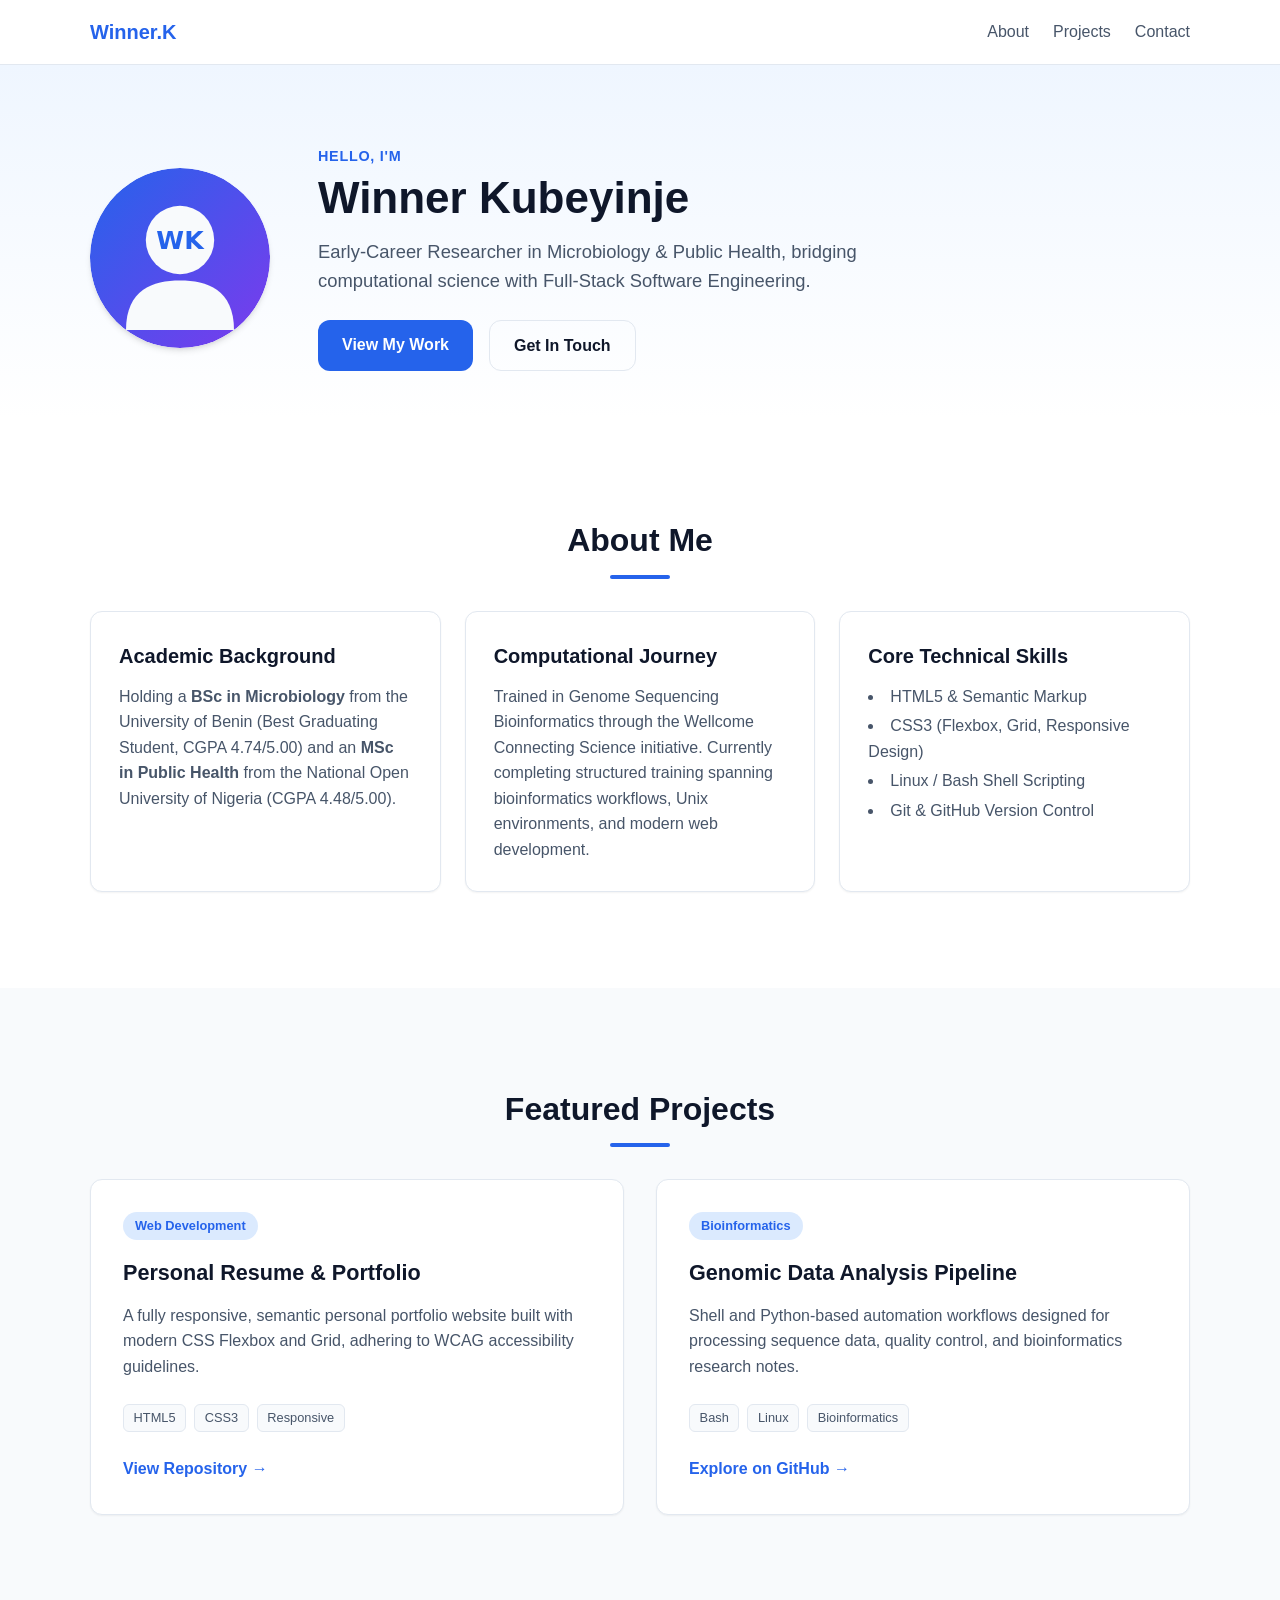
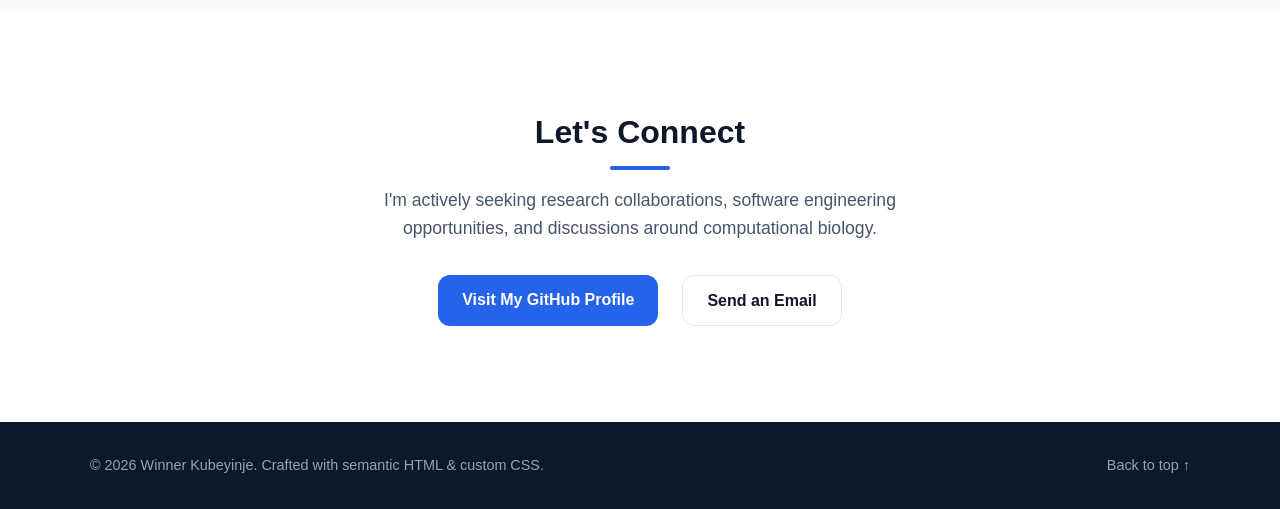
<file: resume-website/index.html>
<!doctype html>
<html lang="en">
  <head>
    <meta charset="UTF-8" />
    <meta name="viewport" content="width=device-width, initial-scale=1.0" />
    <meta
      name="description"
      content="Resume and portfolio website of Winner Kubeyinje - Public Health Researcher and Full-Stack Developer."
    />
    <title>Winner Kubeyinje | Portfolio & Resume</title>
    <link rel="stylesheet" href="style.css" />
  </head>
  <body>
    <!-- Navigation Bar -->
    <header class="site-header">
      <nav class="navbar">
        <a href="#hero" class="logo">Winner.K</a>
        <ul class="nav-links">
          <li><a href="#about">About</a></li>
          <li><a href="#projects">Projects</a></li>
          <li><a href="#contact">Contact</a></li>
        </ul>
      </nav>
    </header>

    <main>
      <!-- Hero / Opening Section -->
      <section id="hero" class="hero-section">
        <div class="hero-container">
          <img
            src="assets/profile.svg"
            alt="Winner Kubeyinje profile avatar"
            class="hero-avatar"
          />
          <div class="hero-text">
            <p class="eyebrow">Hello, I'm</p>
            <h1>Winner Kubeyinje</h1>
            <p class="hero-tagline">
              Early-Career Researcher in Microbiology & Public Health, bridging
              computational science with Full-Stack Software Engineering.
            </p>
            <div class="hero-cta">
              <a href="#projects" class="btn btn-primary">View My Work</a>
              <a href="#contact" class="btn btn-secondary">Get In Touch</a>
            </div>
          </div>
        </div>
      </section>

      <!-- Section 1: About Me -->
      <section id="about" class="section">
        <div class="container">
          <h2 class="section-title">About Me</h2>
          <div class="about-grid">
            <div class="about-card">
              <h3>Academic Background</h3>
              <p>
                Holding a <strong>BSc in Microbiology</strong> from the
                University of Benin (Best Graduating Student, CGPA 4.74/5.00)
                and an <strong>MSc in Public Health</strong> from the National
                Open University of Nigeria (CGPA 4.48/5.00).
              </p>
            </div>
            <div class="about-card">
              <h3>Computational Journey</h3>
              <p>
                Trained in Genome Sequencing Bioinformatics through the Wellcome
                Connecting Science initiative. Currently completing structured
                training spanning bioinformatics workflows, Unix environments,
                and modern web development.
              </p>
            </div>
            <div class="about-card">
              <h3>Core Technical Skills</h3>
              <ul class="skills-list">
                <li>HTML5 & Semantic Markup</li>
                <li>CSS3 (Flexbox, Grid, Responsive Design)</li>
                <li>Linux / Bash Shell Scripting</li>
                <li>Git & GitHub Version Control</li>
              </ul>
            </div>
          </div>
        </div>
      </section>

      <!-- Section 2: Projects & Work -->
      <section id="projects" class="section bg-alt">
        <div class="container">
          <h2 class="section-title">Featured Projects</h2>
          <div class="projects-grid">
            <article class="project-card">
              <div class="project-badge">Web Development</div>
              <h3>Personal Resume & Portfolio</h3>
              <p>
                A fully responsive, semantic personal portfolio website built
                with modern CSS Flexbox and Grid, adhering to WCAG accessibility
                guidelines.
              </p>
              <div class="project-tags">
                <span>HTML5</span>
                <span>CSS3</span>
                <span>Responsive</span>
              </div>
              <a
                href="https://github.com/Kubewin26/resume-website"
                target="_blank"
                rel="noopener"
                class="card-link"
              >
                View Repository &rarr;
              </a>
            </article>

            <article class="project-card">
              <div class="project-badge">Bioinformatics</div>
              <h3>Genomic Data Analysis Pipeline</h3>
              <p>
                Shell and Python-based automation workflows designed for
                processing sequence data, quality control, and bioinformatics
                research notes.
              </p>
              <div class="project-tags">
                <span>Bash</span>
                <span>Linux</span>
                <span>Bioinformatics</span>
              </div>
              <a
                href="https://github.com/Kubewin26"
                target="_blank"
                rel="noopener"
                class="card-link"
              >
                Explore on GitHub &rarr;
              </a>
            </article>
          </div>
        </div>
      </section>

      <!-- Section 3: Contact Section -->
      <section id="contact" class="section">
        <div class="container contact-container">
          <h2 class="section-title">Let's Connect</h2>
          <p class="contact-subtitle">
            I'm actively seeking research collaborations, software engineering
            opportunities, and discussions around computational biology.
          </p>
          <div class="contact-links">
            <a
              href="https://github.com/Kubewin26"
              target="_blank"
              rel="noopener"
              class="btn btn-primary"
            >
              Visit My GitHub Profile
            </a>
            <a href="mailto:kubwins1@gmail.com" class="btn btn-secondary">
              Send an Email
            </a>
          </div>
        </div>
      </section>
    </main>

    <!-- Footer -->
    <footer class="site-footer">
      <div class="container footer-content">
        <p>
          &copy; 2026 Winner Kubeyinje. Crafted with semantic HTML & custom CSS.
        </p>
        <a href="#hero" class="back-to-top">Back to top &uarr;</a>
      </div>
    </footer>
  </body>
</html>
</file>
<file: resume-website/style.css>
/* ==========================================================================
   CSS RESET & VARIABLES
   ========================================================================== */
:root {
  --primary: #2563eb;
  --primary-hover: #1d4ed8;
  --secondary: #0f172a;
  --bg-main: #ffffff;
  --bg-alt: #f8fafc;
  --card-bg: #ffffff;
  --text-main: #0f172a;
  --text-muted: #475569;
  --border-color: #e2e8f0;
  --shadow-sm: 0 1px 2px 0 rgba(0, 0, 0, 0.05);
  --shadow-md:
    0 4px 6px -1px rgba(0, 0, 0, 0.1), 0 2px 4px -2px rgba(0, 0, 0, 0.1);
  --radius: 12px;
  --font-family:
    -apple-system, BlinkMacSystemFont, 'Segoe UI', Roboto, sans-serif;
}

*,
*::before,
*::after {
  box-sizing: border-box;
  margin: 0;
  padding: 0;
}

html {
  scroll-behavior: smooth;
  font-size: 16px;
}

body {
  font-family: var(--font-family);
  background-color: var(--bg-main);
  color: var(--text-main);
  line-height: 1.6;
  text-align: left;
}

img {
  max-width: 100%;
  display: block;
}

/* ==========================================================================
   CONTAINER & UTILITIES
   ========================================================================== */
.container {
  width: 90%;
  max-width: 1100px;
  margin-inline: auto;
  padding-block: 2rem;
}

.section {
  padding-block: 4rem;
}

.bg-alt {
  background-color: var(--bg-alt);
}

.section-title {
  font-size: 2rem;
  margin-bottom: 2rem;
  text-align: center;
  position: relative;
}

.section-title::after {
  content: '';
  display: block;
  width: 60px;
  height: 4px;
  background-color: var(--primary);
  margin: 0.5rem auto 0;
  border-radius: 2px;
}

/* ==========================================================================
   BUTTONS
   ========================================================================== */
.btn {
  display: inline-block;
  padding: 0.75rem 1.5rem;
  border-radius: var(--radius);
  font-weight: 600;
  text-decoration: none;
  transition: all 0.2s ease-out;
  cursor: pointer;
}

.btn-primary {
  background-color: var(--primary);
  color: #ffffff;
}

.btn-primary:hover,
.btn-primary:focus {
  background-color: var(--primary-hover);
  transform: translateY(-2px);
}

.btn-secondary {
  background-color: transparent;
  color: var(--text-main);
  border: 1px solid var(--border-color);
}

.btn-secondary:hover,
.btn-secondary:focus {
  background-color: var(--bg-alt);
  border-color: var(--primary);
}

/* ==========================================================================
   NAVIGATION BAR
   ========================================================================== */
.site-header {
  position: sticky;
  top: 0;
  background-color: rgba(255, 255, 255, 0.95);
  backdrop-filter: blur(8px);
  border-bottom: 1px solid var(--border-color);
  z-index: 1000;
}

.navbar {
  width: 90%;
  max-width: 1100px;
  margin-inline: auto;
  display: flex;
  justify-content: space-between;
  align-items: center;
  padding-block: 1rem;
}

.logo {
  font-size: 1.25rem;
  font-weight: 700;
  color: var(--primary);
  text-decoration: none;
}

.nav-links {
  list-style: none;
  display: flex;
  gap: 1.5rem;
}

.nav-links a {
  text-decoration: none;
  color: var(--text-muted);
  font-weight: 500;
  transition: color 0.2s ease;
}

.nav-links a:hover,
.nav-links a:focus {
  color: var(--primary);
}

/* ==========================================================================
   HERO SECTION
   ========================================================================== */
.hero-section {
  padding-block: 5rem 3rem;
  background: linear-gradient(to bottom, #eff6ff, #ffffff);
}

.hero-container {
  width: 90%;
  max-width: 1100px;
  margin-inline: auto;
  display: flex;
  align-items: center;
  gap: 3rem;
}

.hero-avatar {
  width: 180px;
  height: 180px;
  border-radius: 50%;
  box-shadow: var(--shadow-md);
  flex-shrink: 0;
}

.eyebrow {
  color: var(--primary);
  font-weight: 600;
  text-transform: uppercase;
  letter-spacing: 0.05em;
  font-size: 0.9rem;
}

.hero-text h1 {
  font-size: 2.75rem;
  line-height: 1.2;
  margin-block: 0.25rem 0.75rem;
}

.hero-tagline {
  font-size: 1.15rem;
  color: var(--text-muted);
  max-width: 600px;
  margin-bottom: 1.5rem;
}

.hero-cta {
  display: flex;
  gap: 1rem;
  flex-wrap: wrap;
}

/* ==========================================================================
   ABOUT SECTION
   ========================================================================== */
.about-grid {
  display: grid;
  grid-template-columns: repeat(auto-fit, minmax(280px, 1fr));
  gap: 1.5rem;
}

.about-card {
  background-color: var(--card-bg);
  border: 1px solid var(--border-color);
  padding: 1.75rem;
  border-radius: var(--radius);
  box-shadow: var(--shadow-sm);
}

.about-card h3 {
  font-size: 1.25rem;
  margin-bottom: 0.75rem;
  color: var(--text-main);
}

.about-card p {
  color: var(--text-muted);
}

.skills-list {
  list-style-position: inside;
  color: var(--text-muted);
  margin-top: 0.5rem;
}

.skills-list li {
  margin-bottom: 0.25rem;
}

/* ==========================================================================
   PROJECTS SECTION
   ========================================================================== */
.projects-grid {
  display: grid;
  grid-template-columns: repeat(auto-fit, minmax(320px, 1fr));
  gap: 2rem;
}

.project-card {
  background-color: var(--card-bg);
  border: 1px solid var(--border-color);
  border-radius: var(--radius);
  padding: 2rem;
  box-shadow: var(--shadow-sm);
  display: flex;
  flex-direction: column;
  transition:
    transform 0.2s ease,
    box-shadow 0.2s ease;
}

.project-card:hover {
  transform: translateY(-4px);
  box-shadow: var(--shadow-md);
}

.project-badge {
  display: inline-block;
  align-self: flex-start;
  padding: 0.25rem 0.75rem;
  background-color: #dbeafe;
  color: var(--primary);
  font-size: 0.8rem;
  font-weight: 700;
  border-radius: 20px;
  margin-bottom: 1rem;
}

.project-card h3 {
  font-size: 1.35rem;
  margin-bottom: 0.75rem;
}

.project-card p {
  color: var(--text-muted);
  margin-bottom: 1.5rem;
  flex-grow: 1;
}

.project-tags {
  display: flex;
  gap: 0.5rem;
  margin-bottom: 1.5rem;
  flex-wrap: wrap;
}

.project-tags span {
  background-color: var(--bg-alt);
  border: 1px solid var(--border-color);
  padding: 0.2rem 0.6rem;
  border-radius: 6px;
  font-size: 0.8rem;
  color: var(--text-muted);
}

.card-link {
  color: var(--primary);
  text-decoration: none;
  font-weight: 600;
  display: inline-flex;
  align-items: center;
}

.card-link:hover {
  text-decoration: underline;
}

/* ==========================================================================
   CONTACT SECTION
   ========================================================================== */
.contact-container {
  text-align: center;
}

.contact-subtitle {
  color: var(--text-muted);
  font-size: 1.1rem;
  max-width: 600px;
  margin: -1rem auto 2rem;
}

.contact-links {
  display: flex;
  justify-content: center;
  gap: 1.5rem;
  flex-wrap: wrap;
}

/* ==========================================================================
   FOOTER
   ========================================================================== */
.site-footer {
  background-color: var(--secondary);
  color: #94a3b8;
  padding-block: 2rem;
  font-size: 0.9rem;
}

.footer-content {
  display: flex;
  justify-content: space-between;
  align-items: center;
  flex-wrap: wrap;
  gap: 1rem;
  padding-block: 0;
}

.back-to-top {
  color: #94a3b8;
  text-decoration: none;
}

.back-to-top:hover {
  color: #ffffff;
}

/* ==========================================================================
   MOBILE RESPONSIVENESS (Media Queries)
   ========================================================================== */
@media (max-width: 768px) {
  .container {
    width: 92%;
    padding-inline: 1rem;
  }

  .navbar {
    padding-inline: 1rem;
  }

  .hero-container {
    flex-direction: column;
    text-align: center;
    gap: 1.5rem;
    padding-inline: 1rem;
  }

  .hero-text h1 {
    font-size: 2.2rem;
  }

  .hero-tagline {
    margin-inline: auto;
  }

  .hero-cta {
    justify-content: center;
  }

  .about-grid,
  .projects-grid {
    grid-template-columns: 1fr;
  }

  .footer-content {
    flex-direction: column;
    text-align: center;
  }
}
</file>
